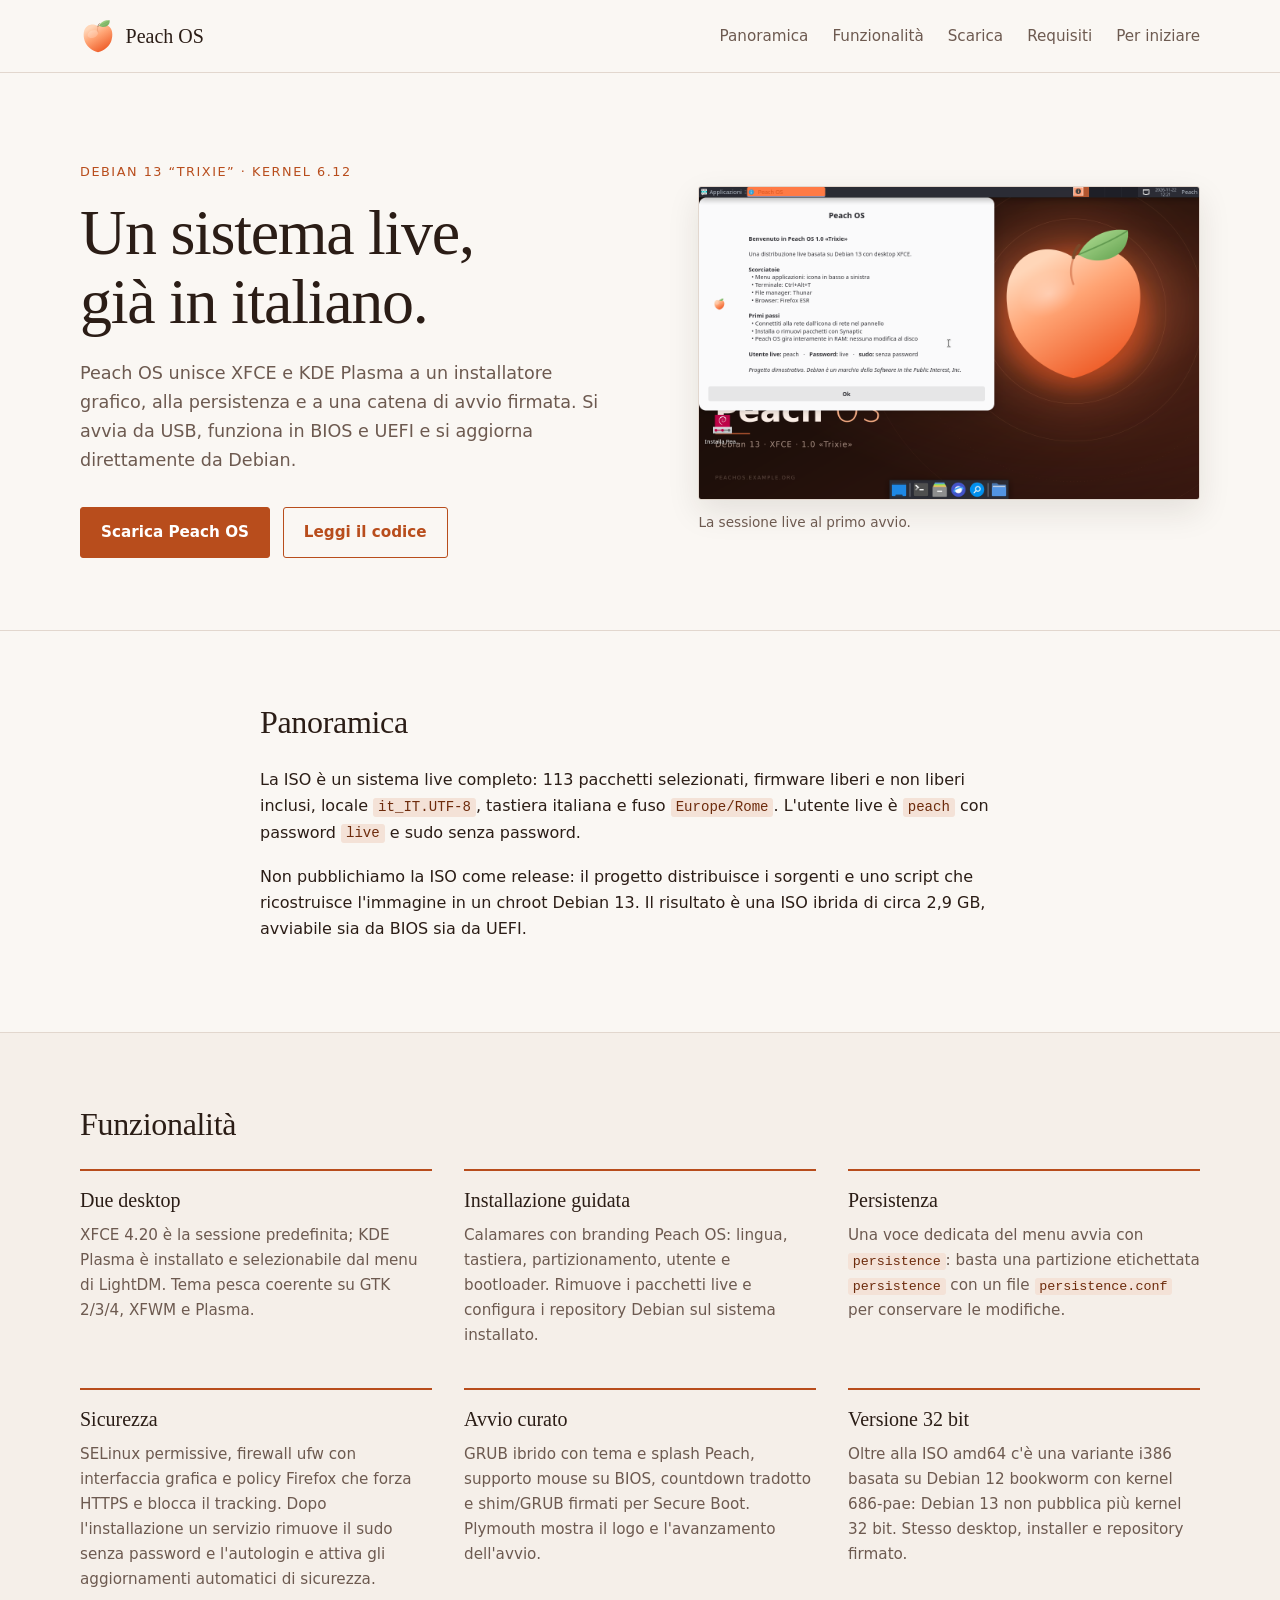
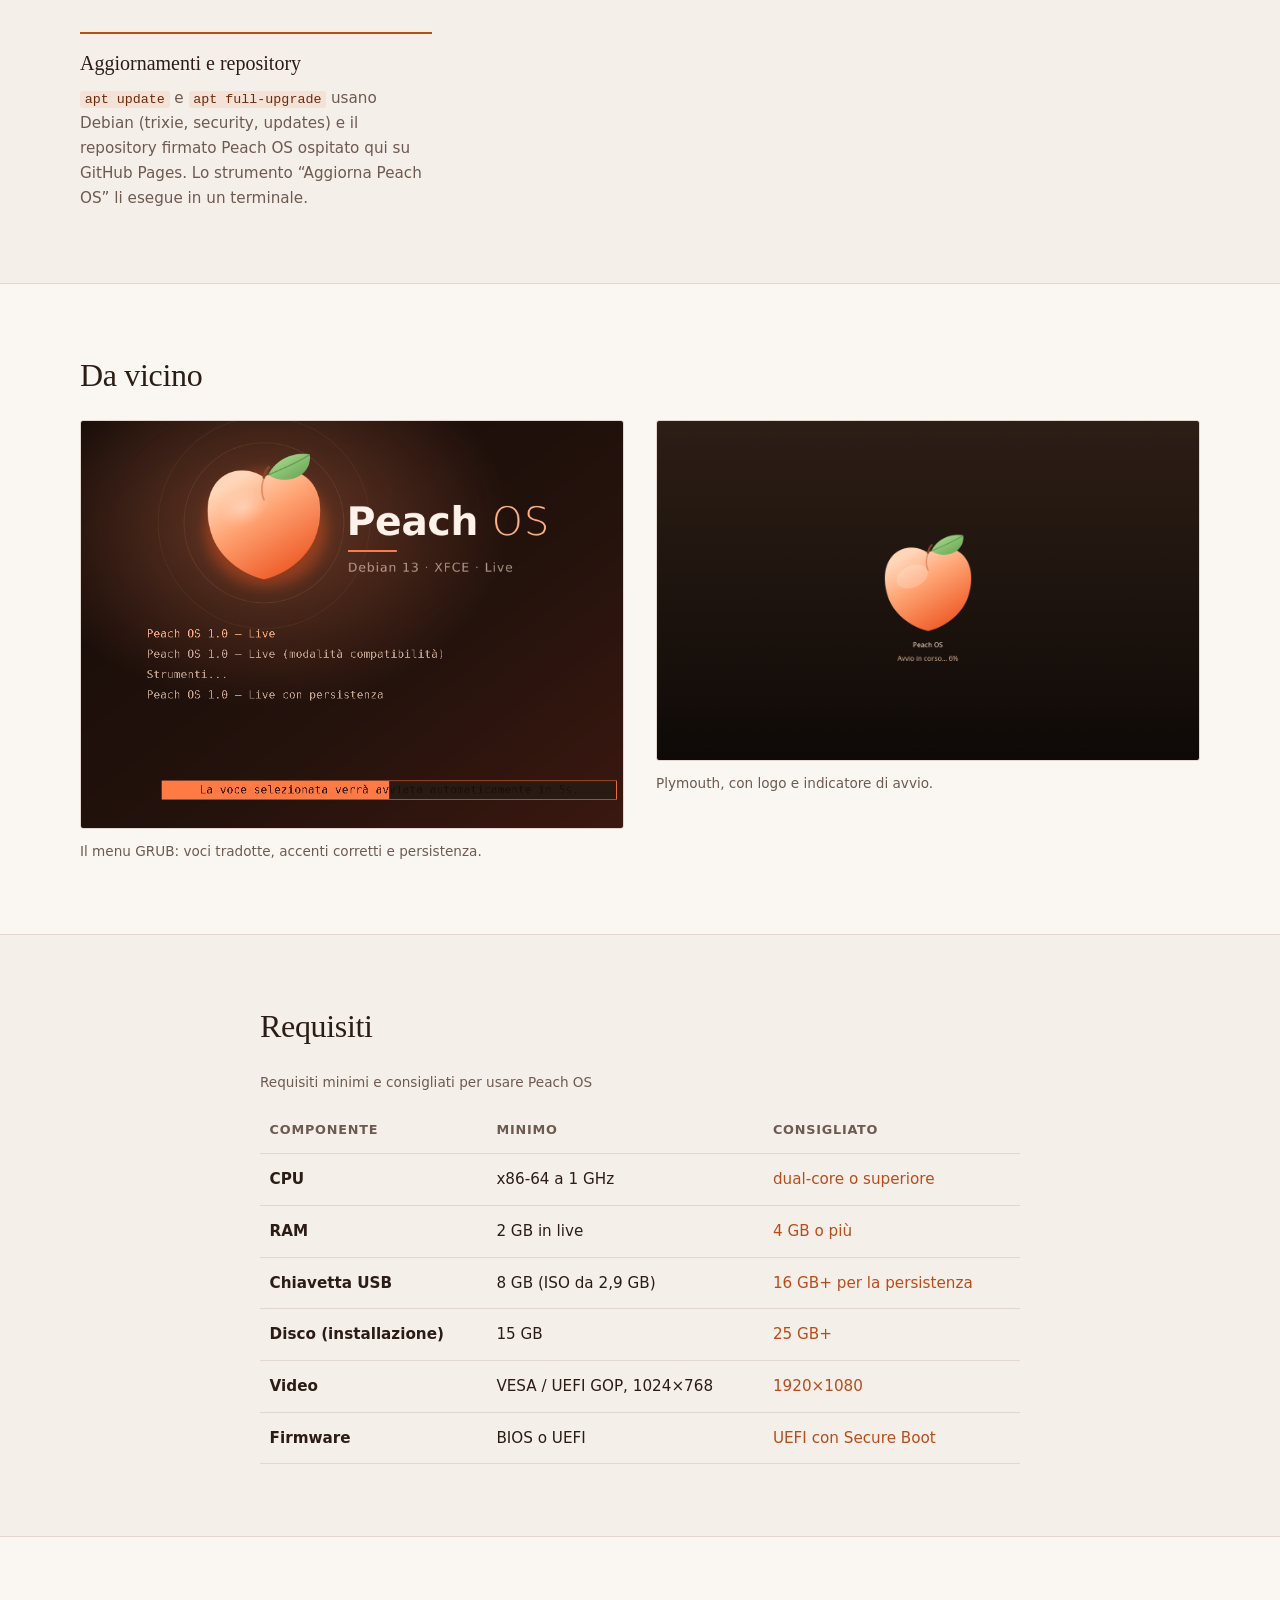
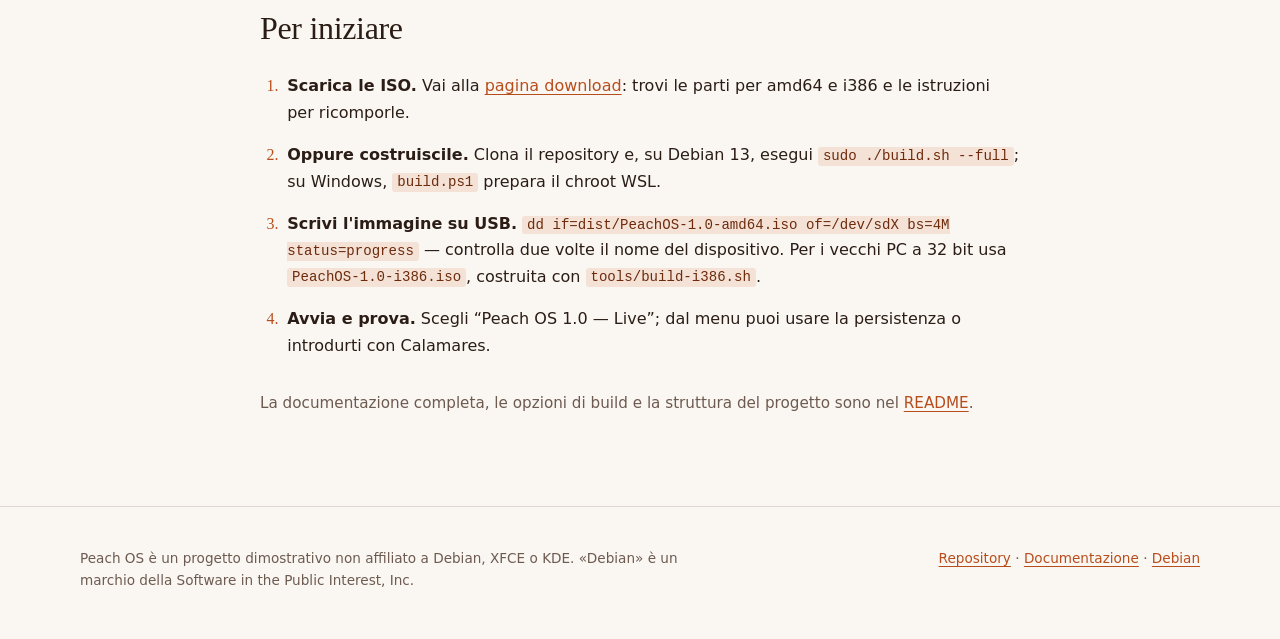
<file: docs/index.html>
<!doctype html>
<html lang="it">
<head>
  <meta charset="utf-8">
  <meta name="viewport" content="width=device-width, initial-scale=1">
  <title>Peach OS — una live Debian 13 in italiano</title>
  <meta name="description" content="Peach OS è una distribuzione live basata su Debian 13 Trixie, con XFCE e KDE Plasma, installer Calamares, persistenza, Secure Boot e aggiornamenti da Debian e dal repository Peach OS su GitHub Pages.">
  <link rel="icon" href="assets/logo.svg" type="image/svg+xml">
  <link rel="stylesheet" href="styles.css">
</head>
<body>
  <a class="skip" href="#contenuto">Vai al contenuto</a>

  <header class="site-header">
    <div class="wrap header-inner">
      <a class="brand" href="#top" aria-label="Peach OS, torna all'inizio">
        <img src="assets/logo.svg" alt="" width="36" height="36">
        <span>Peach OS</span>
      </a>
      <nav aria-label="Navigazione principale">
        <ul class="nav">
          <li><a href="#panoramica">Panoramica</a></li>
          <li><a href="#funzionalita">Funzionalità</a></li>
          <li><a href="download.html">Scarica</a></li>
          <li><a href="#requisiti">Requisiti</a></li>
          <li><a href="#iniziare">Per iniziare</a></li>
        </ul>
      </nav>
    </div>
  </header>

  <main id="contenuto">
    <section class="hero" id="top">
      <div class="wrap hero-inner">
        <div>
          <p class="eyebrow">Debian 13 “Trixie” · kernel 6.12</p>
          <h1>Un sistema live,<br>già in italiano.</h1>
          <p class="lead">Peach OS unisce XFCE e KDE Plasma a un installatore grafico,
            alla persistenza e a una catena di avvio firmata. Si avvia da USB,
            funziona in BIOS e UEFI e si aggiorna direttamente da Debian.</p>
          <div class="actions">
            <a class="button primary" href="download.html">Scarica Peach OS</a>
            <a class="button secondary" href="https://github.com/artiombilash9-ctrl/peach-os">Leggi il codice</a>
          </div>
        </div>
        <figure class="hero-shot">
          <img src="assets/screenshot-desktop.png" alt="Desktop di Peach OS con lo sfondo pesca e la finestra di benvenuto in italiano" width="1024" height="768">
          <figcaption>La sessione live al primo avvio.</figcaption>
        </figure>
      </div>
    </section>

    <section id="panoramica" class="section">
      <div class="wrap narrow">
        <h2>Panoramica</h2>
        <p>La ISO è un sistema live completo: 113 pacchetti selezionati, firmware
          liberi e non liberi inclusi, locale <code>it_IT.UTF-8</code>, tastiera
          italiana e fuso <code>Europe/Rome</code>. L'utente live è
          <code>peach</code> con password <code>live</code> e sudo senza password.</p>
        <p>Non pubblichiamo la ISO come release: il progetto distribuisce i
          sorgenti e uno script che ricostruisce l'immagine in un chroot Debian 13.
          Il risultato è una ISO ibrida di circa 2,9&nbsp;GB, avviabile sia da BIOS
          sia da UEFI.</p>
      </div>
    </section>

    <section id="funzionalita" class="section tinted">
      <div class="wrap">
        <h2>Funzionalità</h2>
        <div class="grid">
          <article class="card">
            <h3>Due desktop</h3>
            <p>XFCE 4.20 è la sessione predefinita; KDE Plasma è installato e
              selezionabile dal menu di LightDM. Tema pesca coerente su GTK 2/3/4,
              XFWM e Plasma.</p>
          </article>
          <article class="card">
            <h3>Installazione guidata</h3>
            <p>Calamares con branding Peach OS: lingua, tastiera, partizionamento,
              utente e bootloader. Rimuove i pacchetti live e configura i
              repository Debian sul sistema installato.</p>
          </article>
          <article class="card">
            <h3>Persistenza</h3>
            <p>Una voce dedicata del menu avvia con <code>persistence</code>: basta
              una partizione etichettata <code>persistence</code> con un file
              <code>persistence.conf</code> per conservare le modifiche.</p>
          </article>
          <article class="card">
            <h3>Sicurezza</h3>
            <p>SELinux permissive, firewall ufw con interfaccia grafica e policy
              Firefox che forza HTTPS e blocca il tracking. Dopo l'installazione
              un servizio rimuove il sudo senza password e l'autologin e attiva
              gli aggiornamenti automatici di sicurezza.</p>
          </article>
          <article class="card">
            <h3>Avvio curato</h3>
            <p>GRUB ibrido con tema e splash Peach, supporto mouse su BIOS,
              countdown tradotto e shim/GRUB firmati per Secure Boot. Plymouth
              mostra il logo e l'avanzamento dell'avvio.</p>
          </article>
          <article class="card">
            <h3>Versione 32 bit</h3>
            <p>Oltre alla ISO amd64 c'è una variante i386 basata su Debian 12
              bookworm con kernel 686-pae: Debian 13 non pubblica più kernel
              32 bit. Stesso desktop, installer e repository firmato.</p>
          </article>
          <article class="card">
            <h3>Aggiornamenti e repository</h3>
            <p><code>apt update</code> e <code>apt full-upgrade</code> usano
              Debian (trixie, security, updates) e il repository firmato Peach OS
              ospitato qui su GitHub Pages. Lo strumento “Aggiorna Peach OS” li
              esegue in un terminale.</p>
          </article>
        </div>
      </div>
    </section>

    <section class="section">
      <div class="wrap">
        <h2>Da vicino</h2>
        <div class="shots">
          <figure>
            <img src="assets/screenshot-grub.png" alt="Menu GRUB brandizzato Peach OS con le voci in italiano e la voce di avvio con persistenza" width="800" height="600" loading="lazy">
            <figcaption>Il menu GRUB: voci tradotte, accenti corretti e persistenza.</figcaption>
          </figure>
          <figure>
            <img src="assets/screenshot-plymouth.png" alt="Schermata di avvio Plymouth con il logo Peach OS e la percentuale di avvio" width="1280" height="720" loading="lazy">
            <figcaption>Plymouth, con logo e indicatore di avvio.</figcaption>
          </figure>
        </div>
      </div>
    </section>

    <section id="requisiti" class="section tinted">
      <div class="wrap narrow">
        <h2>Requisiti</h2>
        <table>
          <caption>Requisiti minimi e consigliati per usare Peach OS</caption>
          <thead>
            <tr><th scope="col">Componente</th><th scope="col">Minimo</th><th scope="col">Consigliato</th></tr>
          </thead>
          <tbody>
            <tr><th scope="row">CPU</th><td>x86-64 a 1 GHz</td><td>dual-core o superiore</td></tr>
            <tr><th scope="row">RAM</th><td>2 GB in live</td><td>4 GB o più</td></tr>
            <tr><th scope="row">Chiavetta USB</th><td>8 GB (ISO da 2,9 GB)</td><td>16 GB+ per la persistenza</td></tr>
            <tr><th scope="row">Disco (installazione)</th><td>15 GB</td><td>25 GB+</td></tr>
            <tr><th scope="row">Video</th><td>VESA / UEFI GOP, 1024×768</td><td>1920×1080</td></tr>
            <tr><th scope="row">Firmware</th><td>BIOS o UEFI</td><td>UEFI con Secure Boot</td></tr>
          </tbody>
        </table>
      </div>
    </section>

    <section id="iniziare" class="section">
      <div class="wrap narrow">
        <h2>Per iniziare</h2>
        <ol class="steps">
          <li><strong>Scarica le ISO.</strong> Vai alla <a href="download.html">pagina download</a>: trovi le parti per amd64 e i386 e le istruzioni per ricomporle.</li>
          <li><strong>Oppure costruiscile.</strong> Clona il repository e, su Debian 13, esegui <code>sudo ./build.sh --full</code>; su Windows, <code>build.ps1</code> prepara il chroot WSL.</li>
          <li><strong>Scrivi l'immagine su USB.</strong> <code>dd if=dist/PeachOS-1.0-amd64.iso of=/dev/sdX bs=4M status=progress</code> — controlla due volte il nome del dispositivo. Per i vecchi PC a 32 bit usa <code>PeachOS-1.0-i386.iso</code>, costruita con <code>tools/build-i386.sh</code>.</li>
          <li><strong>Avvia e prova.</strong> Scegli “Peach OS 1.0 — Live”; dal menu puoi usare la persistenza o introdurti con Calamares.</li>
        </ol>
        <p class="note">La documentazione completa, le opzioni di build e la struttura del
          progetto sono nel <a href="https://github.com/artiombilash9-ctrl/peach-os#readme">README</a>.</p>
      </div>
    </section>
  </main>

  <footer class="site-footer">
    <div class="wrap footer-inner">
      <p>Peach OS è un progetto dimostrativo non affiliato a Debian, XFCE o KDE.
        «Debian» è un marchio della Software in the Public Interest, Inc.</p>
      <p><a href="https://github.com/artiombilash9-ctrl/peach-os">Repository</a> ·
         <a href="https://github.com/artiombilash9-ctrl/peach-os#readme">Documentazione</a> ·
         <a href="https://www.debian.org/">Debian</a></p>
    </div>
  </footer>
</body>
</html>
</file>
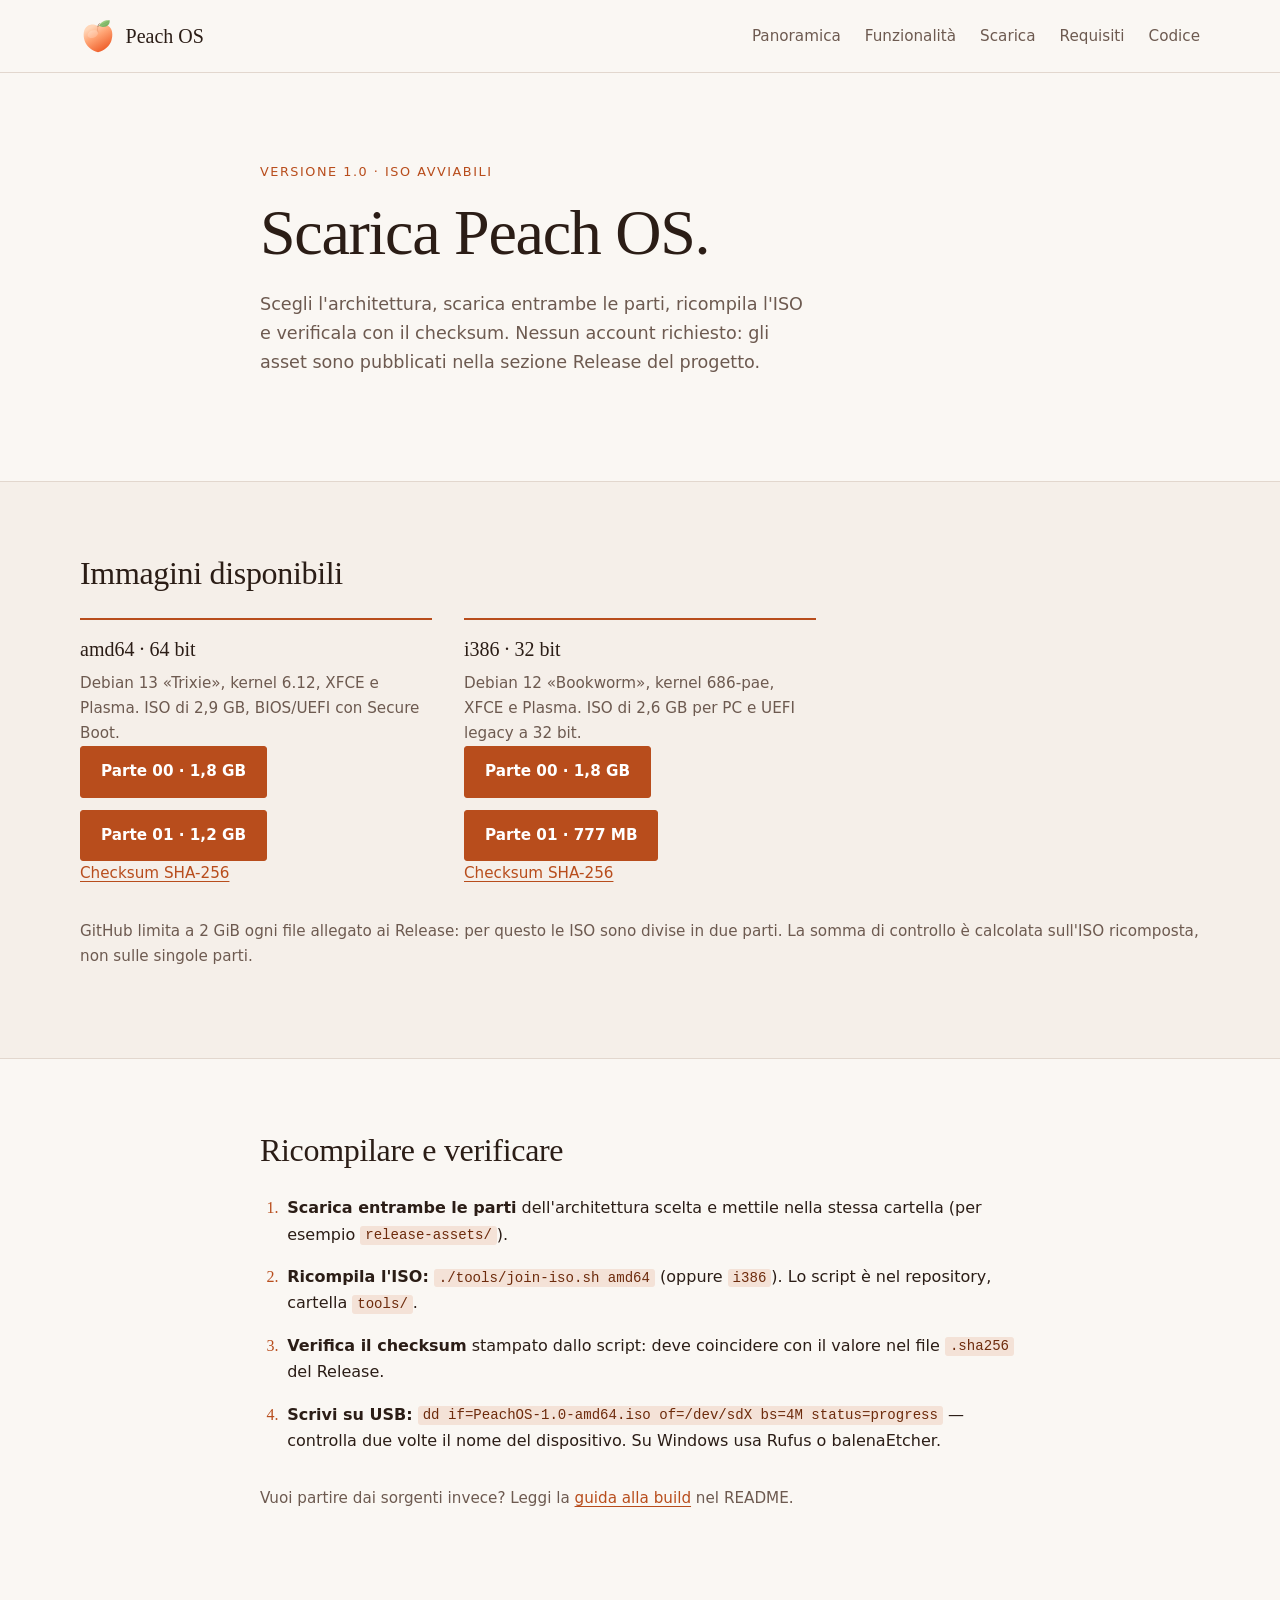
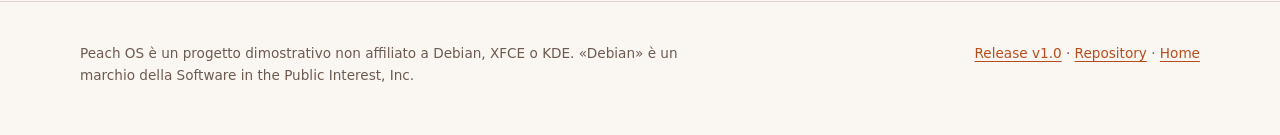
<file: docs/download.html>
<!doctype html>
<html lang="it">
<head>
  <meta charset="utf-8">
  <meta name="viewport" content="width=device-width, initial-scale=1">
  <title>Scarica Peach OS 1.0</title>
  <meta name="description" content="Scarica le ISO di Peach OS 1.0 per amd64 e i386, verifica il checksum e crea una chiavetta avviabile.">
  <link rel="icon" href="assets/logo.svg" type="image/svg+xml">
  <link rel="stylesheet" href="styles.css">
</head>
<body>
  <a class="skip" href="#contenuto">Vai al contenuto</a>

  <header class="site-header">
    <div class="wrap header-inner">
      <a class="brand" href="index.html" aria-label="Peach OS, torna alla home">
        <img src="assets/logo.svg" alt="" width="36" height="36">
        <span>Peach OS</span>
      </a>
      <nav aria-label="Navigazione principale">
        <ul class="nav">
          <li><a href="index.html#panoramica">Panoramica</a></li>
          <li><a href="index.html#funzionalita">Funzionalità</a></li>
          <li><a href="download.html">Scarica</a></li>
          <li><a href="index.html#requisiti">Requisiti</a></li>
          <li><a href="https://github.com/artiombilash9-ctrl/peach-os">Codice</a></li>
        </ul>
      </nav>
    </div>
  </header>

  <main id="contenuto">
    <section class="hero">
      <div class="wrap narrow">
        <p class="eyebrow">Versione 1.0 · ISO avviabili</p>
        <h1>Scarica Peach OS.</h1>
        <p class="lead">Scegli l'architettura, scarica entrambe le parti, ricompila l'ISO
          e verificala con il checksum. Nessun account richiesto: gli asset sono
          pubblicati nella sezione Release del progetto.</p>
      </div>
    </section>

    <section class="section tinted" id="iso">
      <div class="wrap">
        <h2>Immagini disponibili</h2>
        <div class="grid">
          <article class="card">
            <h3>amd64 · 64 bit</h3>
            <p>Debian 13 «Trixie», kernel 6.12, XFCE e Plasma. ISO di 2,9 GB,
              BIOS/UEFI con Secure Boot.</p>
            <p class="actions">
              <a class="button primary" href="https://github.com/artiombilash9-ctrl/peach-os/releases/download/v1.0/PeachOS-1.0-amd64.iso.part00">Parte 00 · 1,8 GB</a>
              <a class="button primary" href="https://github.com/artiombilash9-ctrl/peach-os/releases/download/v1.0/PeachOS-1.0-amd64.iso.part01">Parte 01 · 1,2 GB</a>
            </p>
            <p><a href="https://github.com/artiombilash9-ctrl/peach-os/releases/download/v1.0/PeachOS-1.0-amd64.iso.sha256">Checksum SHA-256</a></p>
          </article>

          <article class="card">
            <h3>i386 · 32 bit</h3>
            <p>Debian 12 «Bookworm», kernel 686-pae, XFCE e Plasma. ISO di 2,6 GB
              per PC e UEFI legacy a 32 bit.</p>
            <p class="actions">
              <a class="button primary" href="https://github.com/artiombilash9-ctrl/peach-os/releases/download/v1.0/PeachOS-1.0-i386.iso.part00">Parte 00 · 1,8 GB</a>
              <a class="button primary" href="https://github.com/artiombilash9-ctrl/peach-os/releases/download/v1.0/PeachOS-1.0-i386.iso.part01">Parte 01 · 777 MB</a>
            </p>
            <p><a href="https://github.com/artiombilash9-ctrl/peach-os/releases/download/v1.0/PeachOS-1.0-i386.iso.sha256">Checksum SHA-256</a></p>
          </article>
        </div>
        <p class="note">GitHub limita a 2 GiB ogni file allegato ai Release: per questo
          le ISO sono divise in due parti. La somma di controllo è calcolata
          sull'ISO ricomposta, non sulle singole parti.</p>
      </div>
    </section>

    <section class="section">
      <div class="wrap narrow">
        <h2>Ricompilare e verificare</h2>
        <ol class="steps">
          <li><strong>Scarica entrambe le parti</strong> dell'architettura scelta e mettile
            nella stessa cartella (per esempio <code>release-assets/</code>).</li>
          <li><strong>Ricompila l'ISO:</strong>
            <code>./tools/join-iso.sh amd64</code> (oppure <code>i386</code>).
            Lo script è nel repository, cartella <code>tools/</code>.</li>
          <li><strong>Verifica il checksum</strong> stampato dallo script: deve coincidere
            con il valore nel file <code>.sha256</code> del Release.</li>
          <li><strong>Scrivi su USB:</strong>
            <code>dd if=PeachOS-1.0-amd64.iso of=/dev/sdX bs=4M status=progress</code>
            — controlla due volte il nome del dispositivo. Su Windows usa Rufus
            o balenaEtcher.</li>
        </ol>
        <p class="note">Vuoi partire dai sorgenti invece? Leggi la
          <a href="https://github.com/artiombilash9-ctrl/peach-os#build">guida alla build</a>
          nel README.</p>
      </div>
    </section>
  </main>

  <footer class="site-footer">
    <div class="wrap footer-inner">
      <p>Peach OS è un progetto dimostrativo non affiliato a Debian, XFCE o KDE.
        «Debian» è un marchio della Software in the Public Interest, Inc.</p>
      <p><a href="https://github.com/artiombilash9-ctrl/peach-os/releases/tag/v1.0">Release v1.0</a> ·
         <a href="https://github.com/artiombilash9-ctrl/peach-os">Repository</a> ·
         <a href="index.html">Home</a></p>
    </div>
  </footer>
</body>
</html>
</file>
<file: docs/styles.css>
/* Peach OS — foglio di stile del sito.
   Nessun framework: tipografia, griglia e palette definiti a mano. */

:root {
  --paper: #faf7f3;
  --surface: #ffffff;
  --ink: #2b1d16;
  --muted: #6d5a50;
  --accent: #b84d1c;
  --accent-soft: #f4e2d7;
  --rule: #e2d7ce;
  --serif: Georgia, "Times New Roman", serif;
  --sans: system-ui, -apple-system, "Segoe UI", Roboto, sans-serif;
}

*, *::before, *::after { box-sizing: border-box; }

html { scroll-behavior: smooth; }

body {
  margin: 0;
  background: var(--paper);
  color: var(--ink);
  font: 16px/1.65 var(--sans);
  -webkit-font-smoothing: antialiased;
}

img { max-width: 100%; height: auto; display: block; }

a { color: var(--accent); text-decoration-thickness: 1px; text-underline-offset: 3px; }
a:hover { color: var(--ink); }

:focus-visible { outline: 2px solid var(--accent); outline-offset: 3px; }

.skip {
  position: absolute;
  left: -9999px;
  top: 0;
  background: var(--ink);
  color: #fff;
  padding: .6rem 1rem;
  z-index: 10;
}
.skip:focus { left: 1rem; top: 1rem; }

.wrap { width: min(1120px, calc(100% - 3rem)); margin-inline: auto; }
.wrap.narrow { width: min(760px, calc(100% - 3rem)); }

/* Testata */
.site-header { border-bottom: 1px solid var(--rule); background: var(--paper); }
.header-inner {
  display: flex;
  align-items: center;
  justify-content: space-between;
  gap: 2rem;
  min-height: 72px;
}
.brand {
  display: inline-flex;
  align-items: center;
  gap: .6rem;
  font-family: var(--serif);
  font-size: 1.25rem;
  color: var(--ink);
  text-decoration: none;
}
.brand img { width: 36px; height: 36px; }
.nav { display: flex; flex-wrap: wrap; gap: 1.5rem; list-style: none; margin: 0; padding: 0; }
.nav a { color: var(--muted); font-size: .95rem; text-decoration: none; }
.nav a:hover { color: var(--accent); }

/* Hero */
.hero { padding: 5.5rem 0 4.5rem; }
.hero-inner {
  display: grid;
  grid-template-columns: 1.05fr .95fr;
  gap: 4rem;
  align-items: center;
}
.eyebrow {
  margin: 0 0 1rem;
  font-size: .8rem;
  letter-spacing: .12em;
  text-transform: uppercase;
  color: var(--accent);
}
h1 {
  margin: 0 0 1.4rem;
  font: 400 clamp(2.6rem, 5vw, 4rem)/1.08 var(--serif);
  letter-spacing: -.02em;
}
.lead { margin: 0 0 2rem; font-size: 1.1rem; color: var(--muted); max-width: 34rem; }
.actions { display: flex; flex-wrap: wrap; gap: .8rem; }
.button {
  display: inline-block;
  padding: .75rem 1.25rem;
  border: 1px solid var(--accent);
  border-radius: 3px;
  font-weight: 600;
  font-size: .95rem;
  text-decoration: none;
}
.button.primary { background: var(--accent); color: #fff; }
.button.primary:hover { background: #933c14; border-color: #933c14; color: #fff; }
.button.secondary { background: transparent; color: var(--accent); }
.button.secondary:hover { background: var(--accent-soft); color: var(--ink); }

.hero-shot { margin: 0; }
.hero-shot img { border: 1px solid var(--rule); border-radius: 3px; box-shadow: 0 12px 32px rgba(43,29,22,.10); }

figure { margin: 0; }
figcaption { margin-top: .7rem; font-size: .85rem; color: var(--muted); }

/* Sezioni */
.section { padding: 4.5rem 0; border-top: 1px solid var(--rule); }
.section.tinted { background: #f5efe9; }
h2 {
  margin: 0 0 1.6rem;
  font: 400 2rem/1.2 var(--serif);
  letter-spacing: -.01em;
}
p { margin: 0 0 1.1rem; }
code {
  font-family: ui-monospace, "SFMono-Regular", Menlo, Consolas, monospace;
  font-size: .88em;
  background: var(--accent-soft);
  color: #6d2b0c;
  padding: .1em .35em;
  border-radius: 3px;
}

/* Funzionalità */
.grid { display: grid; grid-template-columns: repeat(3, 1fr); gap: 2.5rem 2rem; }
.card { border-top: 2px solid var(--accent); padding-top: 1rem; }
.card h3 {
  margin: 0 0 .6rem;
  font: 400 1.25rem/1.3 var(--serif);
}
.card p { margin: 0; color: var(--muted); font-size: .95rem; }

/* Screenshot */
.shots {
  display: grid;
  grid-template-columns: 1fr 1fr;
  gap: 2rem;
}
.shots img { border: 1px solid var(--rule); border-radius: 3px; }

/* Tabella */
table { width: 100%; border-collapse: collapse; font-size: .95rem; }
caption { text-align: left; color: var(--muted); font-size: .85rem; margin-bottom: .8rem; }
th, td { text-align: left; padding: .8rem .6rem; border-bottom: 1px solid var(--rule); }
thead th { font-size: .8rem; text-transform: uppercase; letter-spacing: .06em; color: var(--muted); }
tbody th { font-weight: 600; }
tbody td:last-child { color: var(--accent); }

/* Passi */
.steps { padding-left: 1.4rem; }
.steps li { margin-bottom: 1rem; padding-left: .3rem; }
.steps li::marker { color: var(--accent); font-family: var(--serif); }
.note { margin-top: 2rem; font-size: .95rem; color: var(--muted); }

/* Piè di pagina */
.site-footer { border-top: 1px solid var(--rule); padding: 2.5rem 0 3rem; font-size: .85rem; color: var(--muted); }
.footer-inner { display: flex; justify-content: space-between; gap: 2rem; flex-wrap: wrap; }
.site-footer p { margin: 0; max-width: 40rem; }

/* Adattamento */
@media (max-width: 860px) {
  .hero { padding: 3.5rem 0 3rem; }
  .hero-inner { grid-template-columns: 1fr; gap: 2.5rem; }
  .grid { grid-template-columns: repeat(2, 1fr); }
  .shots { grid-template-columns: 1fr; }
}

@media (max-width: 560px) {
  .wrap, .wrap.narrow { width: min(100% - 2rem, 1120px); }
  .header-inner { flex-direction: column; align-items: flex-start; gap: .6rem; padding: 1rem 0; }
  .nav { gap: 1rem; }
  .grid { grid-template-columns: 1fr; }
  h1 { font-size: 2.4rem; }
  table { font-size: .85rem; }
  th, td { padding: .6rem .4rem; }
}

@media (prefers-reduced-motion: reduce) {
  html { scroll-behavior: auto; }
}
</file>
